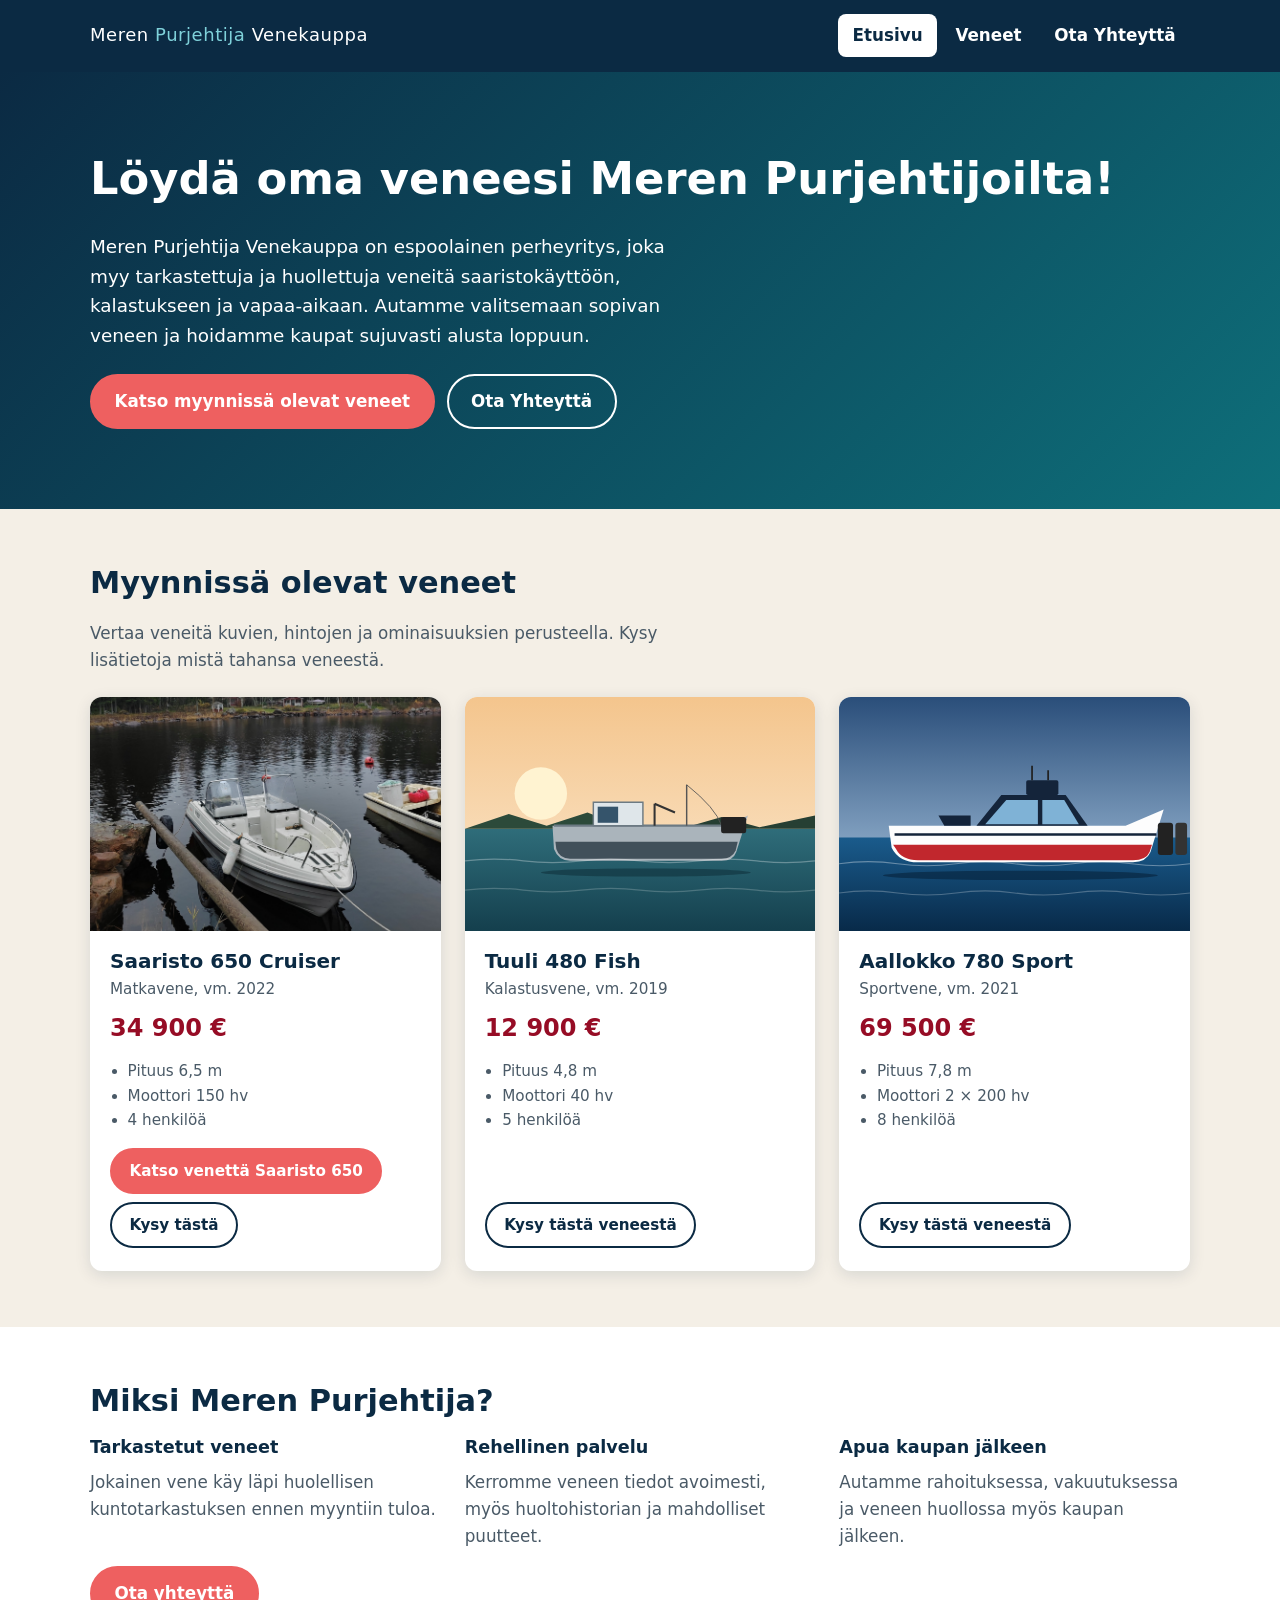
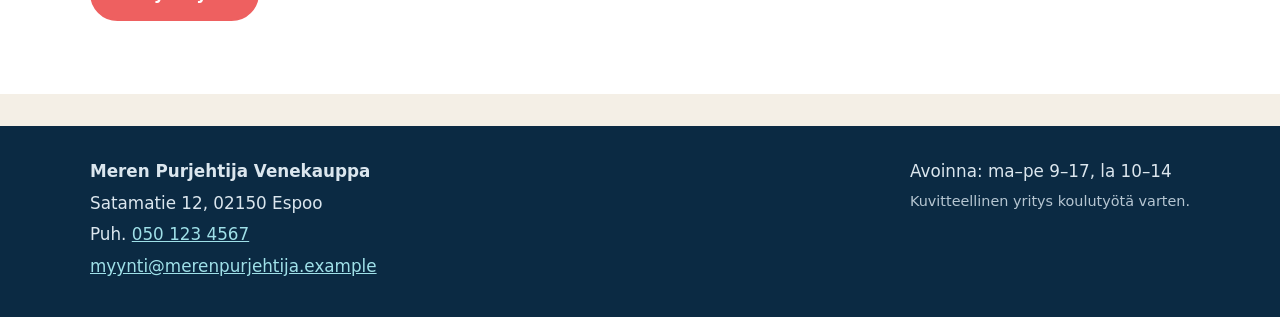
<file: index.html>
<!DOCTYPE html>
<html lang="fi">
<head>
  <meta charset="utf-8">
  <meta name="viewport" content="width=device-width, initial-scale=1">
  <title>Meren Purjehtija Venekauppa – Veneet myynnissä</title>
  <meta name="description" content="Meren Purjehtija Venekauppa myy huolella valittuja käytettyjä veneitä. Tutustu myynnissä oleviin veneisiin ja lähetä viestiä!">
  <link rel="icon" href="images/favicon.ico" type="image/x-icon">
  <link rel="stylesheet" href="css/styles.css">
</head>
<body>
  <a class="skip-link" href="#sisalto">Siirry sisältöön</a>

  <header class="site-header">
    <div class="container header-inner">
      <a class="logo" href="index.html">Meren<span> Purjehtija</span> Venekauppa</a>
      <nav class="main-nav" aria-label="Päävalikko">
        <ul>
          <li><a href="index.html" aria-current="page">Etusivu</a></li>
          <li><a href="index.html#veneet">Veneet</a></li>
          <li><a href="contact.html">Ota Yhteyttä</a></li>
        </ul>
      </nav>
    </div>
  </header>

  <main id="sisalto">
    <section class="hero">
      <div class="container">
        <h1>Löydä oma veneesi Meren Purjehtijoilta!</h1>
        <p>Meren Purjehtija Venekauppa on espoolainen perheyritys, joka myy tarkastettuja ja huollettuja veneitä saaristokäyttöön, kalastukseen ja vapaa-aikaan. Autamme valitsemaan sopivan veneen ja hoidamme kaupat sujuvasti alusta loppuun.</p>
        <div class="hero-actions">
          <a class="btn" href="index.html#veneet">Katso myynnissä olevat veneet</a>
          <a class="btn btn-outline" href="contact.html">Ota Yhteyttä</a>
        </div>
      </div>
    </section>

    <section id="veneet">
      <div class="container">
        <h2>Myynnissä olevat veneet</h2>
        <p class="section-intro">Vertaa veneitä kuvien, hintojen ja ominaisuuksien perusteella. Kysy lisätietoja mistä tahansa veneestä.</p>

        <div class="boat-grid">
          <article class="boat-card">
            <img src="images/realboat2.jpg" width="1200" height="800" alt="Saaristo 650 Cruiser -matkavene merellä aurinkoisena päivänä">
            <div class="boat-card-body">
              <h3>Saaristo 650 Cruiser</h3>
              <p class="boat-type">Matkavene, vm. 2022</p>
              <p class="boat-price">34&nbsp;900&nbsp;€</p>
              <ul>
                <li>Pituus 6,5 m</li>
                <li>Moottori 150 hv</li>
                <li>4 henkilöä</li>
              </ul>
              <div class="boat-card-actions">
                <a class="btn" href="boat1.html">Katso venettä Saaristo 650</a>
                <a class="btn btn-outline" href="contact.html?boat=saaristo-650">Kysy tästä</a>
              </div>
            </div>
          </article>

          <article class="boat-card">
            <img src="images/boat2.svg" width="1200" height="800" alt="Tuuli 480 Fish -alumiininen kalastusvene auringonlaskussa">
            <div class="boat-card-body">
              <h3>Tuuli 480 Fish</h3>
              <p class="boat-type">Kalastusvene, vm. 2019</p>
              <p class="boat-price">12&nbsp;900&nbsp;€</p>
              <ul>
                <li>Pituus 4,8 m</li>
                <li>Moottori 40 hv</li>
                <li>5 henkilöä</li>
              </ul>
              <div class="boat-card-actions">
                <a class="btn btn-outline" href="contact.html?boat=tuuli-480">Kysy tästä veneestä</a>
              </div>
            </div>
          </article>

          <article class="boat-card">
            <img src="images/boat3.svg" width="1200" height="800" alt="Aallokko 780 Sport -nopea sportvene sinisellä merellä">
            <div class="boat-card-body">
              <h3>Aallokko 780 Sport</h3>
              <p class="boat-type">Sportvene, vm. 2021</p>
              <p class="boat-price">69&nbsp;500&nbsp;€</p>
              <ul>
                <li>Pituus 7,8 m</li>
                <li>Moottori 2 × 200 hv</li>
                <li>8 henkilöä</li>
              </ul>
              <div class="boat-card-actions">
                <a class="btn btn-outline" href="contact.html?boat=aallokko-780">Kysy tästä veneestä</a>
              </div>
            </div>
          </article>
        </div>
      </div>
    </section>

    <section class="info-band" aria-labelledby="miksi">
      <div class="container">
        <h2 id="miksi">Miksi Meren Purjehtija?</h2>
        <div class="info-grid">
          <div>
            <h3>Tarkastetut veneet</h3>
            <p>Jokainen vene käy läpi huolellisen kuntotarkastuksen ennen myyntiin tuloa.</p>
          </div>
          <div>
            <h3>Rehellinen palvelu</h3>
            <p>Kerromme veneen tiedot avoimesti, myös huoltohistorian ja mahdolliset puutteet.</p>
          </div>
          <div>
            <h3>Apua kaupan jälkeen</h3>
            <p>Autamme rahoituksessa, vakuutuksessa ja veneen huollossa myös kaupan jälkeen.</p>
          </div>
        </div>
        <p><a class="btn" href="contact.html">Ota yhteyttä</a></p>
      </div>
    </section>
  </main>

  <footer class="site-footer">
    <div class="container footer-inner">
      <div>
        <p><strong>Meren Purjehtija Venekauppa</strong></p>
        <p>Satamatie 12, 02150 Espoo</p>
        <p>Puh. <a href="tel:+358501234567">050 123 4567</a></p>
        <p><a href="mailto:myynti@merenpurjehtija.example">myynti@merenpurjehtija.example</a></p>
      </div>
      <div>
        <p>Avoinna: ma–pe 9–17, la 10–14</p>
        <p class="copy">Kuvitteellinen yritys koulutyötä varten.</p>
      </div>
    </div>
  </footer>
</body>
</html>
</file>
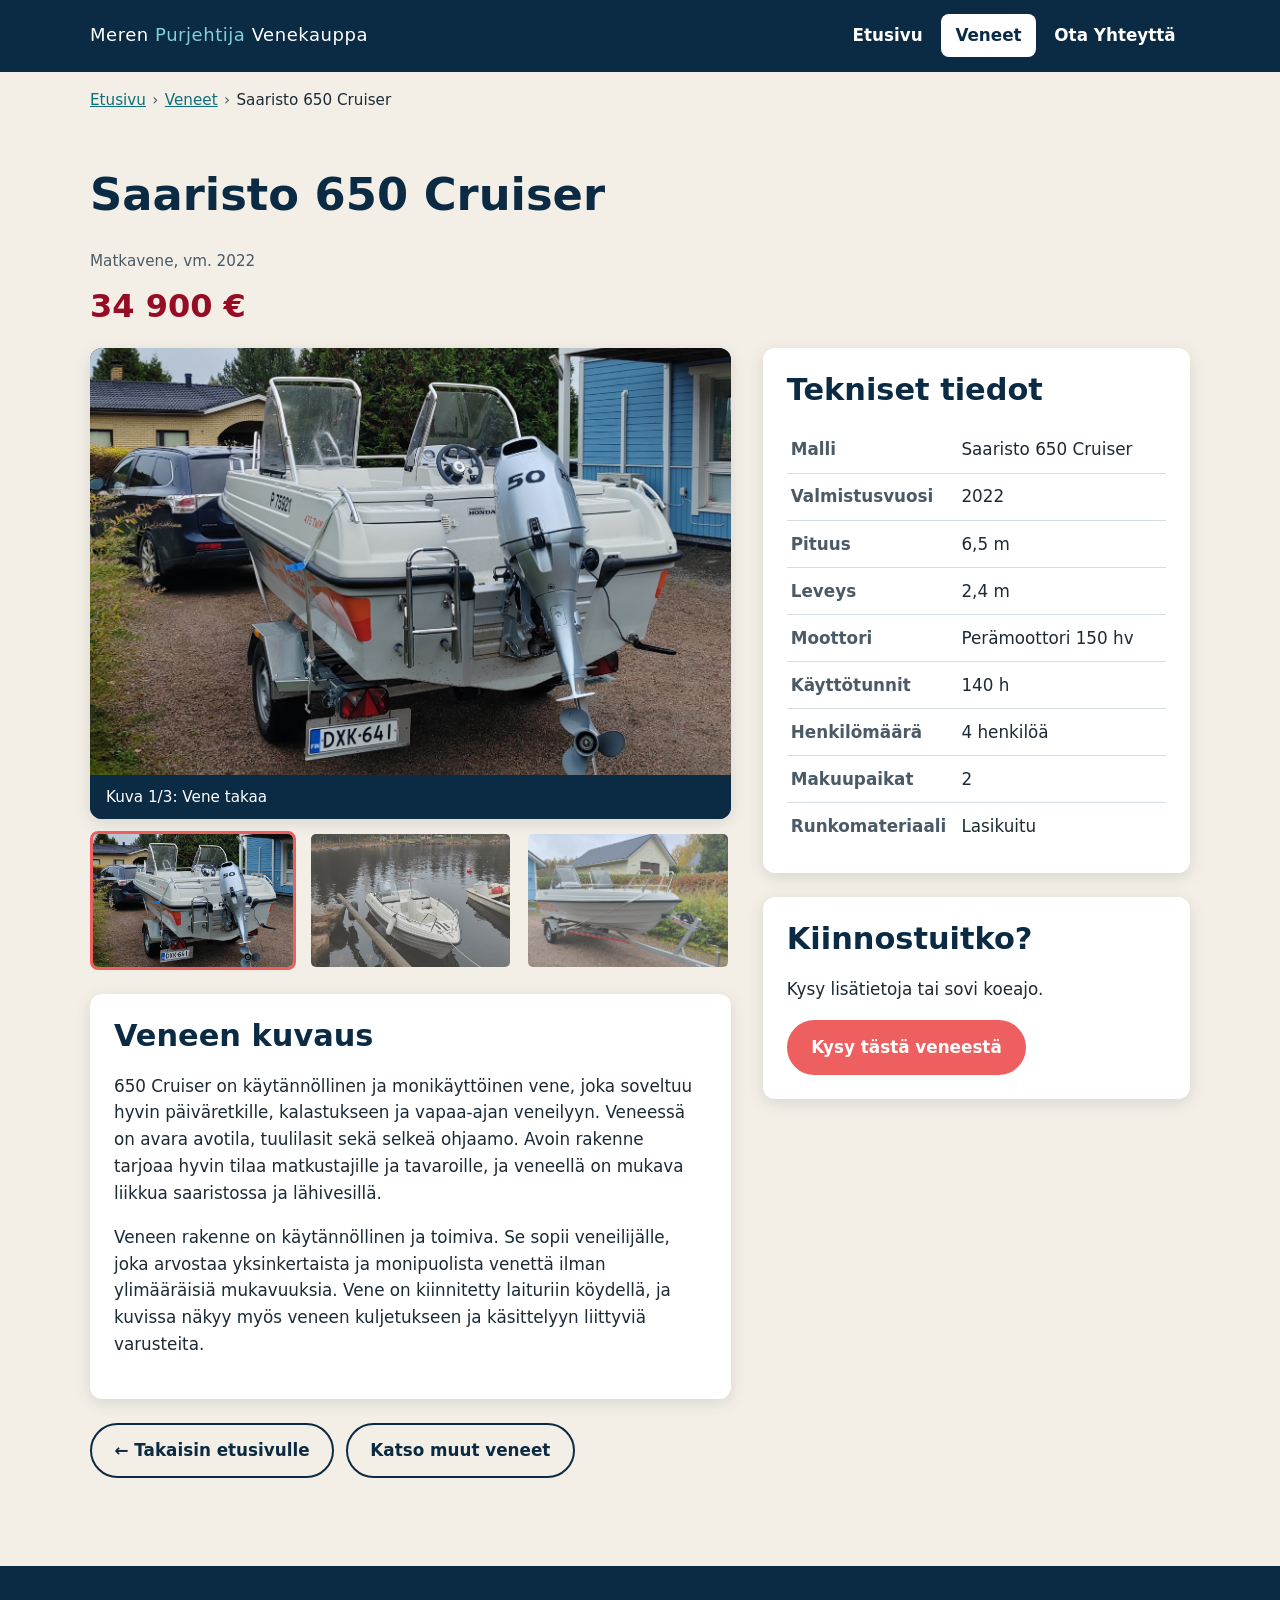
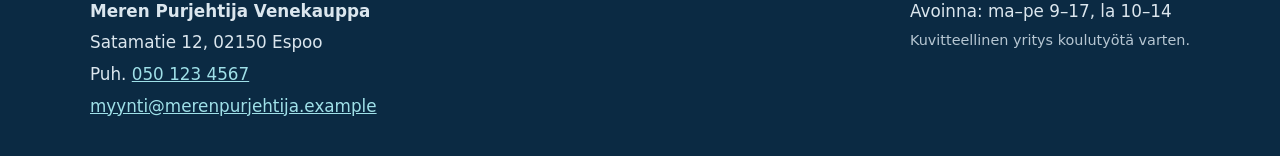
<file: boat1.html>
<!DOCTYPE html>
<html lang="fi">
<head>
  <meta charset="utf-8">
  <meta name="viewport" content="width=device-width, initial-scale=1">
  <title>Saaristo 650 Cruiser – Meren Purjehtija Venekauppa</title>
  <meta name="description" content="Saaristo 650 Cruiser, matkavene vuodelta 2022. Hinta 34 900 €. Katso kuvat ja tekniset tiedot.">
  <link rel="stylesheet" href="css/styles.css">
</head>
<body>
  <a class="skip-link" href="#sisalto">Siirry sisältöön</a>

  <header class="site-header">
    <div class="container header-inner">
      <a class="logo" href="index.html">Meren<span> Purjehtija</span> Venekauppa</a>
      <nav class="main-nav" aria-label="Päävalikko">
        <ul>
          <li><a href="index.html">Etusivu</a></li>
          <li><a href="index.html#veneet" aria-current="page">Veneet</a></li>
          <li><a href="contact.html">Ota Yhteyttä</a></li>
        </ul>
      </nav>
    </div>
  </header>

  <main id="sisalto" class="container">
    <nav class="breadcrumb" aria-label="Murupolku">
      <ol>
        <li><a href="index.html">Etusivu</a></li>
        <li><a href="index.html#veneet">Veneet</a></li>
        <li aria-current="page">Saaristo 650 Cruiser</li>
      </ol>
    </nav>

    <section>
      <h1>Saaristo 650 Cruiser</h1>
      <p class="boat-type">Matkavene, vm. 2022</p>
      <p class="price-tag">34&nbsp;900&nbsp;€</p>

      <div class="boat-layout">
        <div>
          <h2 class="visually-hidden">Kuvat</h2>
          <div class="gallery">
            <input class="visually-hidden" type="radio" name="kuva" id="g1" checked>
            <input class="visually-hidden" type="radio" name="kuva" id="g2">
            <input class="visually-hidden" type="radio" name="kuva" id="g3">

            <div class="gallery-main">
              <figure class="fig1">
                <img src="images/realboat1.jpg" width="1200" height="800" alt="Saaristo 650 Cruiser sivulta kuvattuna merellä">
                <figcaption>Kuva 1/3: Vene takaa</figcaption>
              </figure>
              <figure class="fig2">
                <img src="images/realboat2.jpg" width="1200" height="800" alt="Veneen ohjaamo, ohjauspyörä ja karttaplotteri">
                <figcaption>Kuva 2/3: Vene edestä</figcaption>
              </figure>
              <figure class="fig3">
                <img src="images/realboat3.jpg" width="1200" height="800" alt="Veneen kajuutta ja makuupaikat">
                <figcaption>Kuva 3/3: Vene sivusta</figcaption>
              </figure>
            </div>

            <div class="gallery-thumbs">
              <label for="g1"><span class="visually-hidden">Näytä kuva 1</span><img src="images/realboat1.jpg" width="1200" height="800" alt="Pienoiskuva: vene takaa"></label>
              <label for="g2"><span class="visually-hidden">Näytä kuva 2</span><img src="images/realboat2.jpg" width="1200" height="800" alt="Pienoiskuva: vene edestä"></label>
              <label for="g3"><span class="visually-hidden">Näytä kuva 3</span><img src="images/realboat3.jpg" width="1200" height="800" alt="Pienoiskuva: vene sivusta"></label>
            </div>
          </div>

          <div class="panel" style="margin-top:1.5rem">
 
          <h2>Veneen kuvaus</h2>
          <p>650 Cruiser on käytännöllinen ja monikäyttöinen vene, joka soveltuu hyvin päiväretkille, kalastukseen ja vapaa-ajan
            veneilyyn. Veneessä on avara avotila, tuulilasit sekä selkeä ohjaamo. Avoin rakenne tarjoaa hyvin tilaa matkustajille
            ja tavaroille, ja veneellä on mukava liikkua saaristossa ja lähivesillä.</p>

          <p>Veneen rakenne on käytännöllinen ja toimiva. Se sopii veneilijälle, joka arvostaa yksinkertaista ja monipuolista
            venettä ilman ylimääräisiä mukavuuksia. Vene on kiinnitetty laituriin köydellä, ja kuvissa näkyy myös veneen
            kuljetukseen ja käsittelyyn liittyviä varusteita.</p>
          </div>

        </div>

        <aside>
          <div class="panel">
            <h2>Tekniset tiedot</h2>
            <table class="spec-table">
              <tbody>
                <tr><th scope="row">Malli</th><td>Saaristo 650 Cruiser</td></tr>
                <tr><th scope="row">Valmistusvuosi</th><td>2022</td></tr>
                <tr><th scope="row">Pituus</th><td>6,5 m</td></tr>
                <tr><th scope="row">Leveys</th><td>2,4 m</td></tr>
                <tr><th scope="row">Moottori</th><td>Perämoottori 150 hv</td></tr>
                <tr><th scope="row">Käyttötunnit</th><td>140 h</td></tr>
                <tr><th scope="row">Henkilömäärä</th><td>4 henkilöä</td></tr>
                <tr><th scope="row">Makuupaikat</th><td>2</td></tr>
                <tr><th scope="row">Runkomateriaali</th><td>Lasikuitu</td></tr>
              </tbody>
            </table>
          </div>

          <div class="panel">
            <h2>Kiinnostuitko?</h2>
            <p>Kysy lisätietoja tai sovi koeajo.</p>
            <a class="btn" href="contact.html?boat=saaristo-650">Kysy tästä veneestä</a>
          </div>
        </aside>
      </div>

      <div class="back-links">
        <a class="btn btn-outline" href="index.html">← Takaisin etusivulle</a>
        <a class="btn btn-outline" href="index.html#veneet">Katso muut veneet</a>
      </div>
    </section>
  </main>

  <footer class="site-footer">
    <div class="container footer-inner">
      <div>
        <p><strong>Meren Purjehtija Venekauppa</strong></p>
        <p>Satamatie 12, 02150 Espoo</p>
        <p>Puh. <a href="tel:+358501234567">050 123 4567</a></p>
        <p><a href="mailto:myynti@merenpurjehtija.example">myynti@merenpurjehtija.example</a></p>
      </div>
      <div>
        <p>Avoinna: ma–pe 9–17, la 10–14</p>
        <p class="copy">Kuvitteellinen yritys koulutyötä varten.</p>
      </div>
    </div>
  </footer>
</body>
</html>
</file>
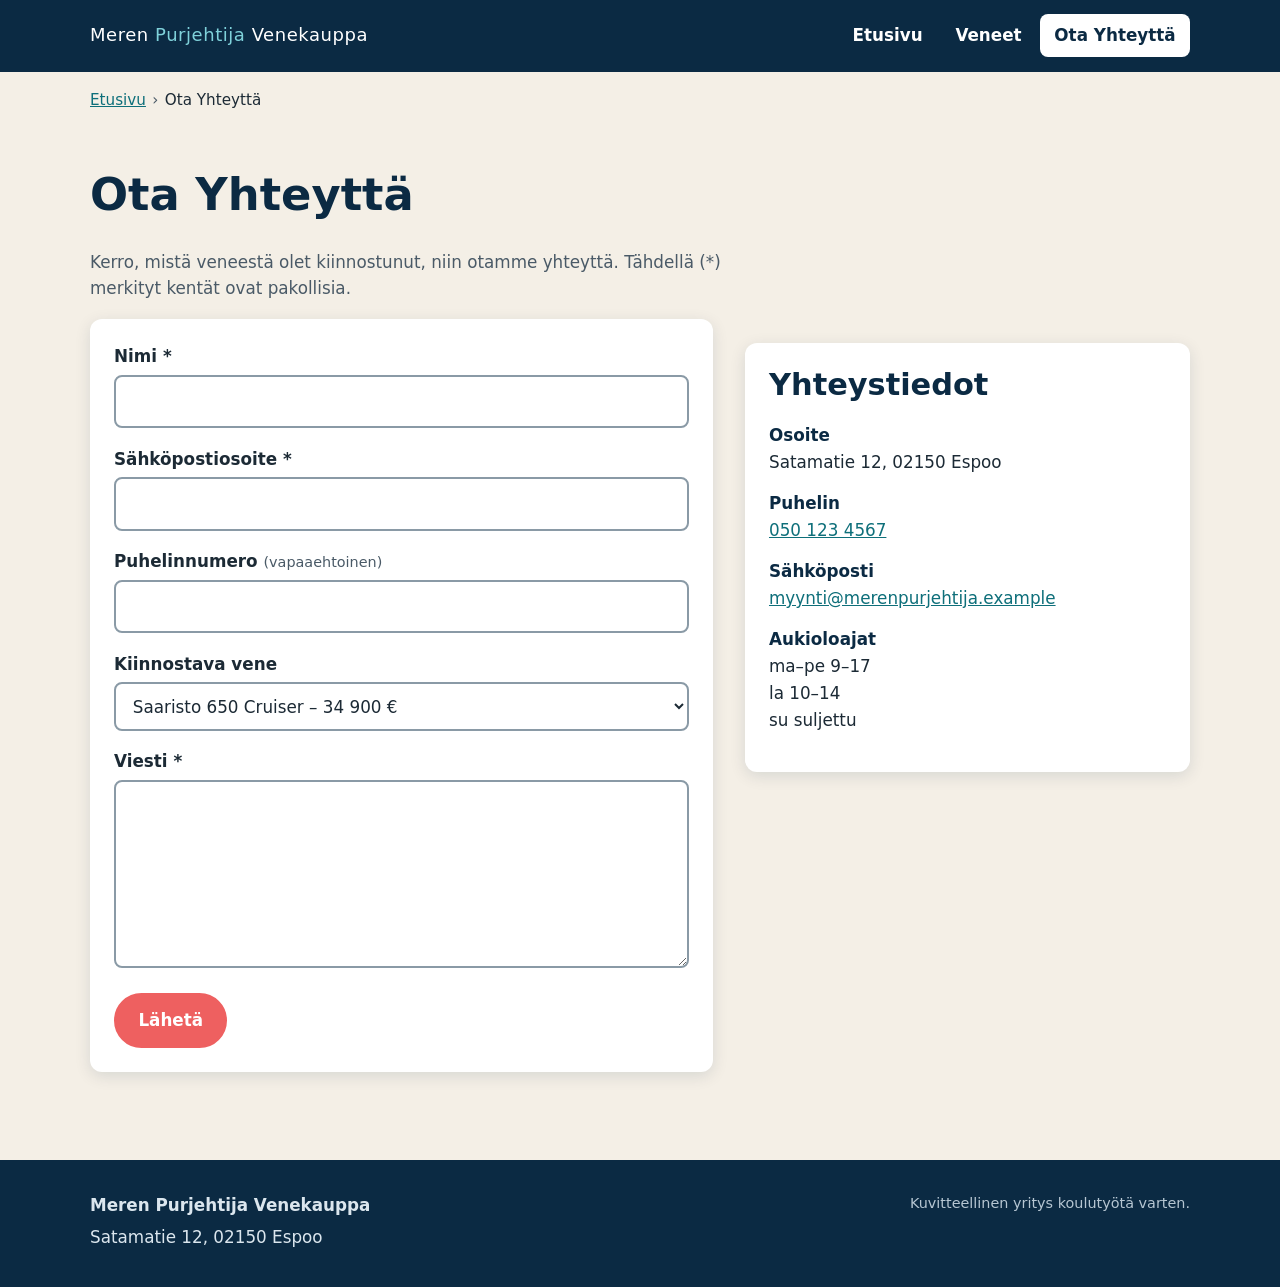
<file: contact.html>
<!DOCTYPE html>
<html lang="fi">
<head>
  <meta charset="utf-8">
  <meta name="viewport" content="width=device-width, initial-scale=1">
  <title>Tiedustelu – Meren Purjehtija Venekauppa</title>
  <meta name="description" content="Lähetä tiedustelu Meren Purjehtija Venekaupalle ja kysy lisätietoja myynnissä olevista veneistä.">
  <link rel="stylesheet" href="css/styles.css">
</head>
<body>
  <a class="skip-link" href="#sisalto">Siirry sisältöön</a>

  <header class="site-header">
    <div class="container header-inner">
      <a class="logo" href="index.html">Meren<span> Purjehtija</span> Venekauppa</a>
      <nav class="main-nav" aria-label="Päävalikko">
        <ul>
          <li><a href="index.html">Etusivu</a></li>
          <li><a href="index.html#veneet">Veneet</a></li>
          <li><a href="contact.html" aria-current="page">Ota Yhteyttä</a></li>
        </ul>
      </nav>
    </div>
  </header>

  <main id="sisalto" class="container">
    <nav class="breadcrumb" aria-label="Murupolku">
      <ol>
        <li><a href="index.html">Etusivu</a></li>
        <li aria-current="page">Ota Yhteyttä</li>
      </ol>
    </nav>

    <section>
      <h1>Ota Yhteyttä</h1>
      <p class="section-intro">Kerro, mistä veneestä olet kiinnostunut, niin otamme yhteyttä. Tähdellä (*) merkityt kentät ovat pakollisia.</p>

      <div class="contact-layout">
        <div class="panel">
          <form action="https://httpbin.org/post" method="post">
            <div class="form-group">
              <label for="name">Nimi *</label>
              <input type="text" id="name" name="name" required minlength="2" autocomplete="name">
            </div>

            <div class="form-group">
              <label for="email">Sähköpostiosoite *</label>
              <input type="email" id="email" name="email" required autocomplete="email">
            </div>

            <div class="form-group">
              <label for="phone">Puhelinnumero <span class="hint">(vapaaehtoinen)</span></label>
              <input type="tel" id="phone" name="phone" autocomplete="tel" pattern="[0-9+ ()\-]{6,20}" title="Anna puhelinnumero, esim. 050 123 4567">
            </div>

            <div class="form-group">
              <label for="boat">Kiinnostava vene</label>
              <select id="boat" name="boat">
                <option value="saaristo-650">Saaristo 650 Cruiser – 34 900 €</option>
                <option value="tuuli-480">Tuuli 480 Fish – 12 900 €</option>
                <option value="aallokko-780">Aallokko 780 Sport – 69 500 €</option>
              </select>
            </div>

            <div class="form-group">
              <label for="message">Viesti *</label>
              <textarea id="message" name="message" rows="6" required minlength="10"></textarea>
            </div>

            <button class="btn" type="submit">Lähetä</button>
          </form>
        </div>

        <aside class="panel">
          <h2>Yhteystiedot</h2>
          <ul class="contact-list">
            <li><strong>Osoite</strong>Satamatie 12, 02150 Espoo</li>
            <li><strong>Puhelin</strong><a href="tel:+358501234567">050 123 4567</a></li>
            <li><strong>Sähköposti</strong><a href="mailto:myynti@merenpurjehtija.example">myynti@merenpurjehtija.example</a></li>
            <li><strong>Aukioloajat</strong>ma–pe 9–17<br>la 10–14<br>su suljettu</li>
          </ul>
        </aside>
      </div>
    </section>
  </main>

  <footer class="site-footer">
    <div class="container footer-inner">
      <div>
        <p><strong>Meren Purjehtija Venekauppa</strong></p>
        <p>Satamatie 12, 02150 Espoo</p>
      </div>
      <div>
        <p class="copy">Kuvitteellinen yritys koulutyötä varten.</p>
      </div>
    </div>
  </footer>

  <script src="js/contact.js"></script>
</body>
</html>
</file>
<file: css/styles.css>
/* Meren Purjehtija Venekauppa – yhteinen tyylitiedosto */
:root {
  --navy: #0b2a43;
  --navy-light: #12385a;
  --teal: #0e6f7a;
  --sand: #f4efe6;
  --white: #ffffff;
  --text: #1c2a35;
  --muted: #4a5a67;
  --accent: #ee6060;
  --accent-dark: #960c25;
  --border: #d5dde3;
  --radius: 12px;
  --shadow: 0 4px 16px rgba(11, 42, 67, 0.12);
  --max: 1100px;
}

*,
*::before,
*::after {
  box-sizing: border-box;
}

html {
  overscroll-behavior: none;
  scroll-behavior: smooth;
}

body {
  margin: 0;
  font-family: "Segoe UI", system-ui, -apple-system, Roboto, Arial, sans-serif;
  font-size: 1.05rem;
  line-height: 1.6;
  color: var(--text);
  background: var(--sand);
}

img {
  max-width: 100%;
  height: auto;
  display: block;
}

h1,
h2,
h3 {
  line-height: 1.2;
  color: var(--navy);
  margin: 0 0 0.6em;
}

h1 {
  font-size: clamp(1.9rem, 5vw, 2.8rem);
}

h2 {
  font-size: clamp(1.4rem, 3.5vw, 1.9rem);
}

h3 {
  font-size: 1.25rem;
}

a {
  color: var(--teal);
}

a:hover {
  color: var(--navy);
}

:focus-visible {
  outline: 3px solid var(--accent);
  outline-offset: 3px;
}

.container {
  width: min(100% - 2rem, var(--max));
  margin-inline: auto;
}

.skip-link {
  position: absolute;
  left: -999px;
  top: 0;
  background: var(--white);
  padding: 0.6rem 1rem;
  z-index: 100;
}

.skip-link:focus {
  left: 0;
}

.visually-hidden {
  position: absolute;
  width: 1px;
  height: 1px;
  overflow: hidden;
  clip: rect(0 0 0 0);
  white-space: nowrap;
}

/* Header & navigation */
.site-header {
  background: var(--navy);
  color: var(--white);
}

.header-inner {
  display: flex;
  flex-wrap: wrap;
  align-items: center;
  justify-content: space-between;
  gap: 0.75rem 1.5rem;
  padding: 0.9rem 0;
}

.logo {
  color: var(--white);
  text-decoration: none;
  font-size: 18px;
  letter-spacing: 0.03em;
}

.logo span {
  color: #7fd1da;
}

.logo:hover {
  color: var(--white);
}

.main-nav ul {
  list-style: none;
  margin: 0;
  padding: 0;
  display: flex;
  flex-wrap: wrap;
  gap: 0.25rem;
}

.main-nav a {
  display: block;
  padding: 0.5rem 0.9rem;
  color: var(--white);
  text-decoration: none;
  border-radius: 8px;
  font-weight: 600;
}

.main-nav a:hover {
  background: var(--navy-light);
  color: var(--white);
}

.main-nav a[aria-current="page"] {
  background: var(--white);
  color: var(--navy);
}

/* Buttons */
.btn {
  display: inline-block;
  padding: 0.75rem 1.4rem;
  background: var(--accent);
  color: var(--white);
  border: 2px solid var(--accent);
  border-radius: 999px;
  font: inherit;
  font-weight: 700;
  text-decoration: none;
  cursor: pointer;
  transition: background 0.15s, transform 0.15s;
}

.btn:hover {
  background: var(--accent-dark);
  border-color: var(--accent-dark);
  color: var(--white);
  transform: translateY(-1px);
}

.btn-outline {
  background: transparent;
  color: var(--navy);
  border-color: var(--navy);
}

.btn-outline:hover {
  background: var(--navy);
  color: var(--white);
  border-color: var(--navy);
}

/* Hero */
.hero {
  background: linear-gradient(135deg, var(--navy) 0%, var(--teal) 100%);
  color: var(--white);
  padding: clamp(2.5rem, 8vw, 5rem) 0;
}

.hero h1 {
  color: var(--white);
}

.hero p {
  max-width: 38rem;
  font-size: 1.15rem;
}

.hero-actions {
  display: flex;
  flex-wrap: wrap;
  gap: 0.75rem;
  margin-top: 1.5rem;
}

.hero .btn-outline {
  color: var(--white);
  border-color: var(--white);
}

.hero .btn-outline:hover {
  background: var(--white);
  color: var(--navy);
}

section {
  padding: clamp(2rem, 6vw, 3.5rem) 0;
}

.section-intro {
  max-width: 40rem;
  color: var(--muted);
}

/* Boat cards */
.boat-grid {
  display: grid;
  grid-template-columns: repeat(auto-fit, minmax(min(100%, 300px), 1fr));
  gap: 1.5rem;
  margin-top: 1.5rem;
}

.boat-card {
  display: flex;
  flex-direction: column;
  background: var(--white);
  border-radius: var(--radius);
  overflow: hidden;
  box-shadow: var(--shadow);
}

.boat-card img {
  width: 100%;
  aspect-ratio: 3 / 2;
  object-fit: cover;
}

.boat-card-body {
  display: flex;
  flex-direction: column;
  flex: 1;
  padding: 1.1rem 1.25rem 1.4rem;
}

.boat-card-body h3 {
  margin-bottom: 0.25rem;
}

.boat-type {
  margin: 0 0 0.5rem;
  color: var(--muted);
  font-size: 0.95rem;
}

.boat-price {
  font-size: 1.5rem;
  font-weight: 700;
  color: var(--accent-dark);
  margin: 0 0 0.75rem;
}

.boat-card-body ul {
  margin: 0 0 1rem;
  padding-left: 1.1rem;
  color: var(--muted);
  font-size: 0.95rem;
}

.boat-card-actions {
  margin-top: auto;
  display: flex;
  flex-wrap: wrap;
  gap: 0.5rem;
}

.boat-card .btn {
  padding: 0.55rem 1.1rem;
  font-size: 0.95rem;
}

/* Info band */
.info-band {
  background: var(--white);
}

.info-grid {
  display: grid;
  grid-template-columns: repeat(auto-fit, minmax(min(100%, 220px), 1fr));
  gap: 1.5rem;
}

.info-grid h3 {
  font-size: 1.1rem;
}

.info-grid p {
  margin: 0;
  color: var(--muted);
}

/* Breadcrumb */
.breadcrumb {
  padding: 1rem 0 0;
  font-size: 0.95rem;
}

.breadcrumb ol {
  list-style: none;
  display: flex;
  flex-wrap: wrap;
  gap: 0.4rem;
  margin: 0;
  padding: 0;
}

.breadcrumb li+li::before {
  content: "›";
  margin-right: 0.4rem;
  color: var(--muted);
}

/* Boat page */
.boat-layout {
  display: grid;
  grid-template-columns: minmax(0, 1.5fr) minmax(0, 1fr);
  gap: 2rem;
  align-items: start;
}

.price-tag {
  font-size: 2rem;
  font-weight: 700;
  color: var(--accent-dark);
  margin: 0.25rem 0 1rem;
}

.panel {
  background: var(--white);
  border-radius: var(--radius);
  box-shadow: var(--shadow);
  padding: 1.5rem;
}

.panel+.panel {
  margin-top: 1.5rem;
}

.spec-table {
  width: 100%;
  border-collapse: collapse;
}

.spec-table th,
.spec-table td {
  text-align: left;
  padding: 0.6rem 0.25rem;
  border-bottom: 1px solid var(--border);
}

.spec-table th {
  font-weight: 600;
  color: var(--muted);
  width: 45%;
}

.spec-table tr:last-child th,
.spec-table tr:last-child td {
  border-bottom: 0;
}

/* Gallery (ilman JavaScriptiä: radiopainikkeet + label) */
.gallery-main {
  background: var(--navy);
  border-radius: var(--radius);
  overflow: hidden;
  box-shadow: var(--shadow);
}

.gallery-main figure {
  margin: 0;
  display: none;
}

.gallery-main img {
  width: 100%;
  aspect-ratio: 3 / 2;
  object-fit: cover;
}

.gallery-main figcaption {
  padding: 0.6rem 1rem;
  background: var(--navy);
  color: var(--white);
  font-size: 0.95rem;
}

#g1:checked~.gallery-main .fig1,
#g2:checked~.gallery-main .fig2,
#g3:checked~.gallery-main .fig3 {
  display: block;
}

.gallery-thumbs {
  display: grid;
  grid-template-columns: repeat(3, 1fr);
  gap: 0.75rem;
  margin-top: 0.75rem;
}

.gallery-thumbs label {
  cursor: pointer;
  border: 3px solid transparent;
  border-radius: 8px;
  overflow: hidden;
  display: block;
  opacity: 0.75;
  transition: opacity 0.15s;
}

.gallery-thumbs label:hover {
  opacity: 1;
}

.gallery-thumbs img {
  width: 100%;
  aspect-ratio: 3 / 2;
  object-fit: cover;
}

#g1:checked~.gallery-thumbs label[for="g1"],
#g2:checked~.gallery-thumbs label[for="g2"],
#g3:checked~.gallery-thumbs label[for="g3"] {
  border-color: var(--accent);
  opacity: 1;
}

#g1:focus-visible~.gallery-thumbs label[for="g1"],
#g2:focus-visible~.gallery-thumbs label[for="g2"],
#g3:focus-visible~.gallery-thumbs label[for="g3"] {
  outline: 3px solid var(--navy);
  outline-offset: 2px;
}

.back-links {
  display: flex;
  flex-wrap: wrap;
  gap: 0.75rem;
  margin-top: 1.5rem;
}

/* Contact page */
.contact-layout {
  display: grid;
  grid-template-columns: minmax(0, 1.4fr) minmax(0, 1fr);
  gap: 2rem;
  align-items: start;
}

.form-group {
  margin-bottom: 1.1rem;
}

.form-group label {
  display: block;
  font-weight: 600;
  margin-bottom: 0.3rem;
}

.form-group .hint {
  font-weight: 400;
  color: var(--muted);
  font-size: 0.9rem;
}

input[type="text"],
input[type="email"],
input[type="tel"],
select,
textarea {
  width: 100%;
  padding: 0.7rem 0.8rem;
  font: inherit;
  color: var(--text);
  background: var(--white);
  border: 2px solid #8a9aa6;
  border-radius: 8px;
}

textarea {
  min-height: 9rem;
  resize: vertical;
}

input:focus,
select:focus,
textarea:focus {
  outline: 3px solid var(--accent);
  outline-offset: 1px;
  border-color: var(--navy);
}

input:user-invalid,
textarea:user-invalid {
  border-color: #b00020;
}

.contact-list {
  list-style: none;
  padding: 0;
  margin: 0;
}

.contact-list li {
  margin-bottom: 0.9rem;
}

.contact-list strong {
  display: block;
  color: var(--navy);
}

/* Footer */
.site-footer {
  background: var(--navy);
  color: #dbe6ee;
  padding: 2rem 0;
  margin-top: 2rem;
}

.site-footer a {
  color: #9fe0e8;
}

.footer-inner {
  display: flex;
  flex-wrap: wrap;
  justify-content: space-between;
  gap: 1.5rem;
}

.site-footer p {
  margin: 0 0 0.3rem;
}

.site-footer .copy {
  font-size: 0.9rem;
  color: #b6c6d2;
}

/* Responsive */
@media (max-width: 800px) {

  .boat-layout,
  .contact-layout {
    grid-template-columns: 1fr;
  }

  .header-inner {
    flex-direction: column;
    align-items: flex-start;
  }
}

@media (max-width: 480px) {
  body {
    font-size: 1rem;
  }

  .main-nav a {
    padding: 0.45rem 0.7rem;
  }

  .hero-actions .btn {
    width: 100%;
    text-align: center;
  }
}

@media (prefers-reduced-motion: reduce) {
  html {
    scroll-behavior: auto;
  }

  .btn {
    transition: none;
  }
}
</file>
